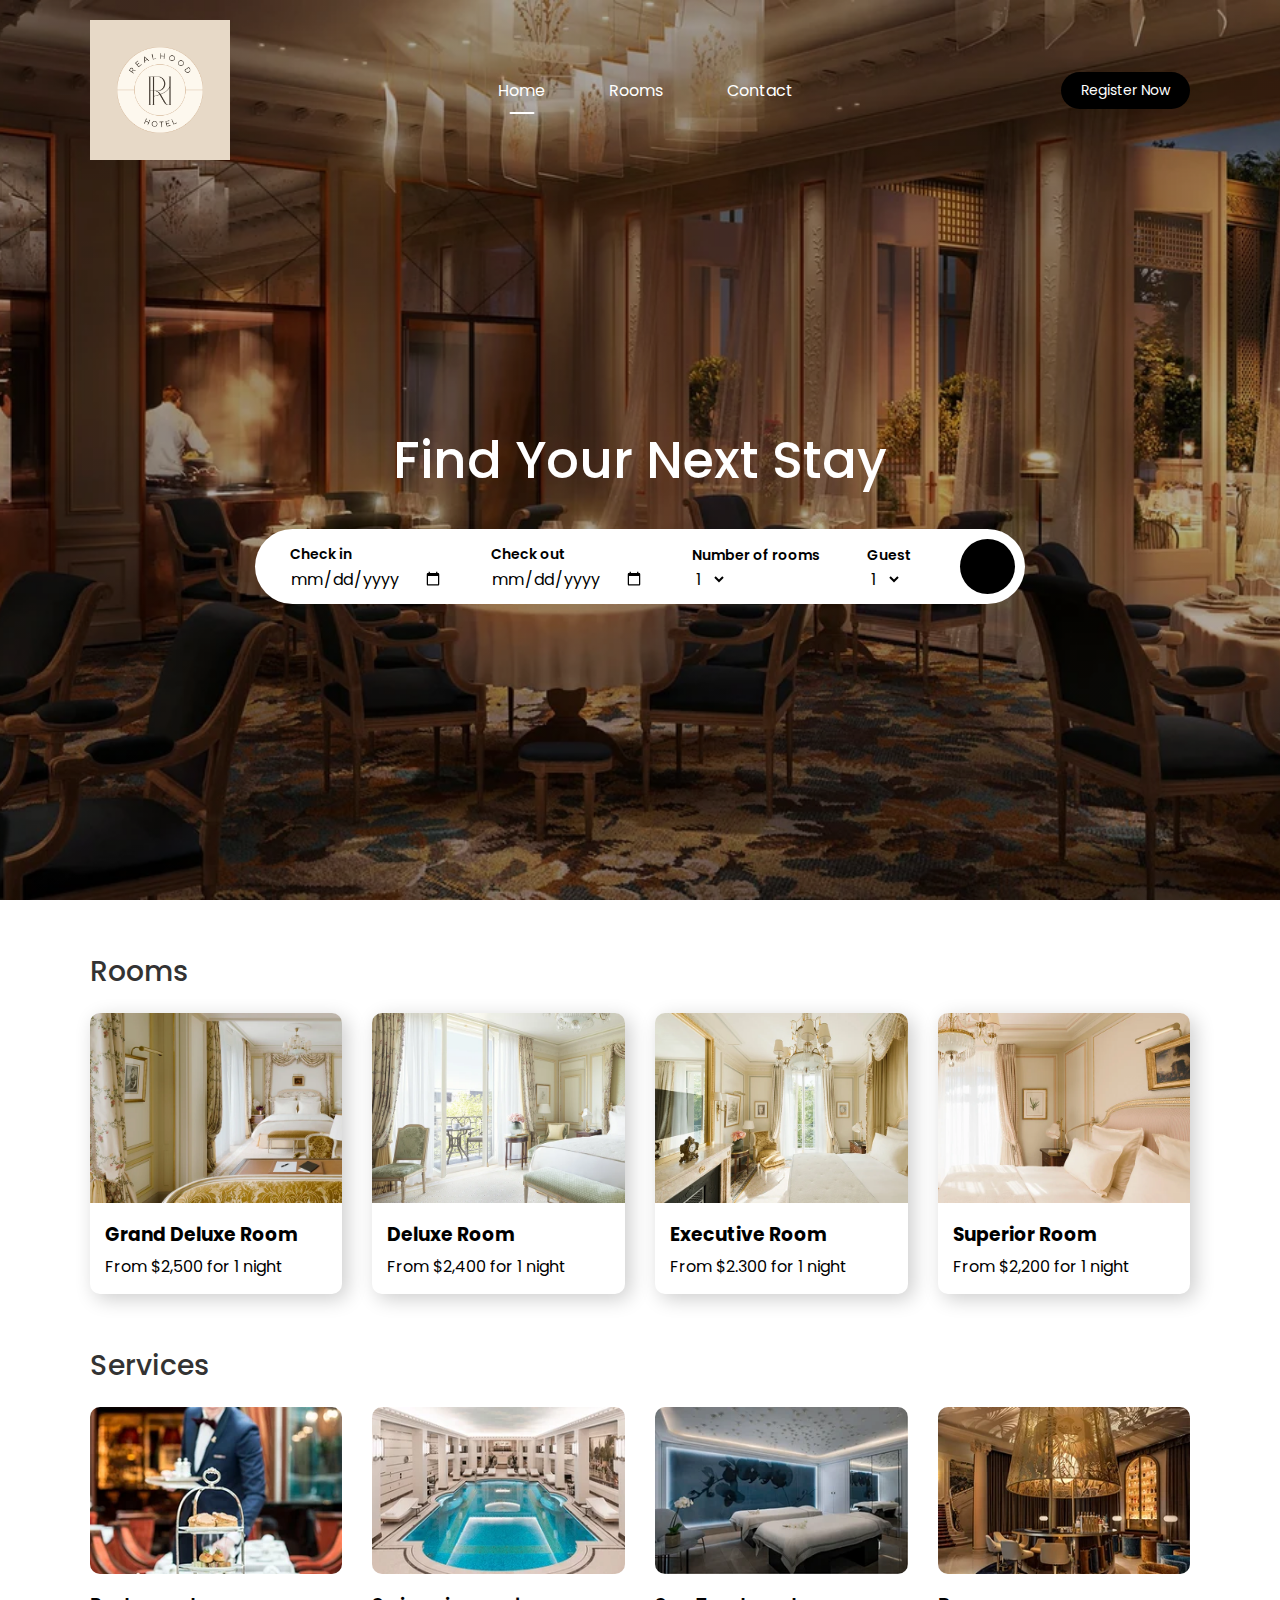
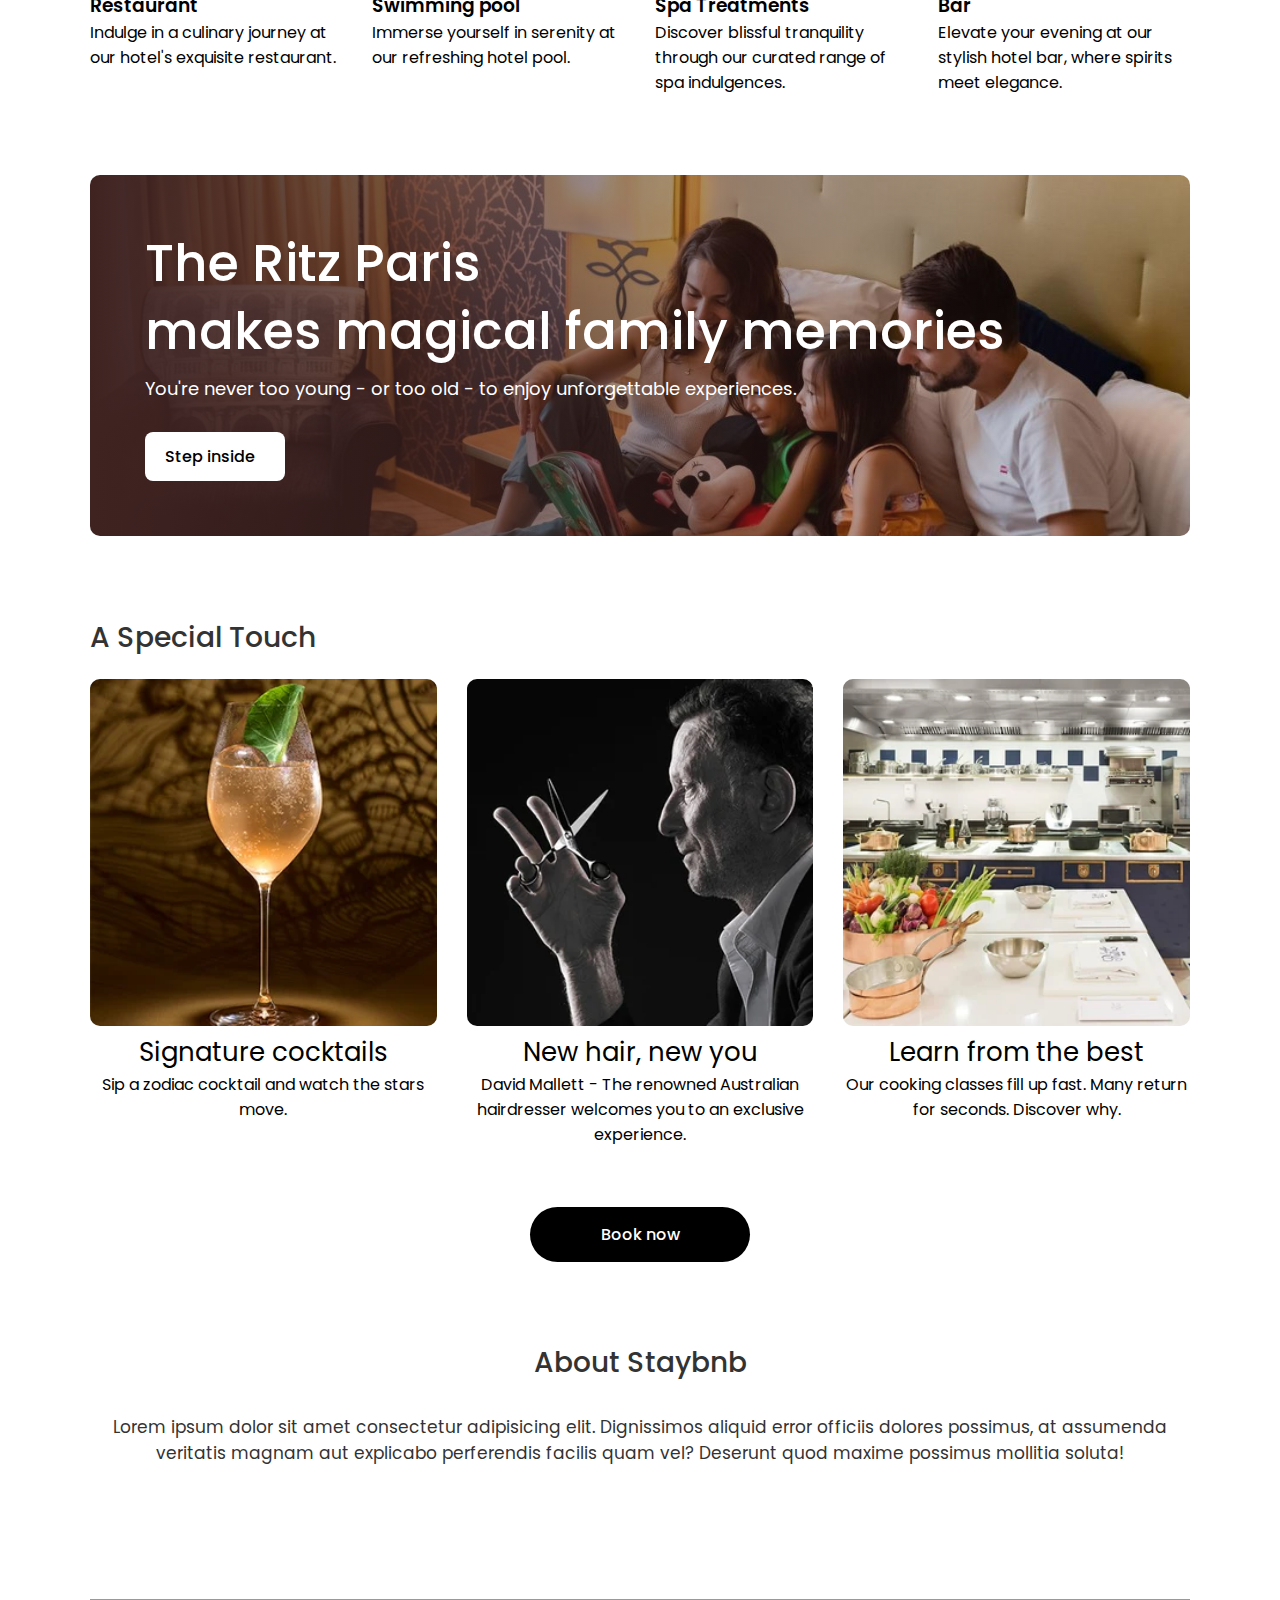
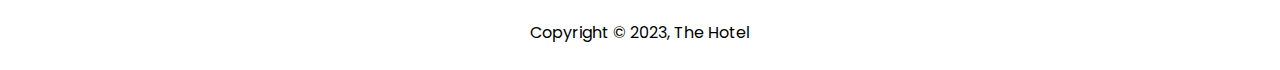
<file: index.html>
<!DOCTYPE html>
<html lang="en">

<head>
    <meta charset="UTF-8">
    <meta name="viewport" content="width=device-width, initial-scale=1.0">
    <link rel="preconnect" href="https://fonts.googleapis.com">
    <link rel="preconnect" href="https://fonts.gstatic.com" crossorigin>
    <link href="https://fonts.googleapis.com/css2?family=Poppins:wght@300;400;500;600;700&display=swap"
        rel="stylesheet">
    <link rel="stylesheet" href="https://cdnjs.cloudflare.com/ajax/libs/font-awesome/6.4.2/css/all.min.css"
        integrity="sha512-z3gLpd7yknf1YoNbCzqRKc4qyor8gaKU1qmn+CShxbuBusANI9QpRohGBreCFkKxLhei6S9CQXFEbbKuqLg0DA=="
        crossorigin="anonymous" referrerpolicy="no-referrer" />
    <link rel="stylesheet" href="./styles.css">
    <title>Hotel booking</title>
</head>

<body>
    <header>
        <nav id="navBar">
            <img src="./assets/images/logo.png" alt="logo" class="logo">
            <ul class="nav-links">
                <li><a href="#" class="active">Home</a></li>
                <li><a href="#">Rooms</a></li>
                <li><a href="#">Contact</a></li>
            </ul>
            <a href="#" class="register-btn">Register Now</a>
            <i class="fa-solid fa-bars" onclick="toggleBtn()"></i>
        </nav>
        <div class="container">
            <h1>Find Your Next Stay</h1>
            <div class="search-bar">
                <form action="">
                    <div>
                        <label for="checkin">Check in</label>
                        <input id="checkin" type="date">
                    </div>
                    <div>
                        <label for="checkout">Check out</label>
                        <input id="checkout" type="date">
                    </div>
                    <div>
                        <label for="quantity">Number of rooms</label>
                        <select name="quantity" id="quantity">
                            <option value="1">1</option>
                            <option value="2">2</option>
                            <option value="3">3</option>
                            <option value="4">4</option>
                            <option value="5">5</option>
                            <option value="6">6</option>
                            <option value="7">7</option>
                            <option value="8">8</option>
                            <option value="9">9</option>
                            <option value="10">10</option>
                        </select>
                    </div>
                    <div>
                        <label for="guest">Guest</label>
                        <select name="guest" id="guest">
                            <option value="1">1</option>
                            <option value="2">2</option>
                            <option value="3">3</option>
                            <option value="4">4</option>
                            <option value="5">5</option>
                            <option value="6">6</option>
                            <option value="7">7</option>
                            <option value="8">8</option>
                            <option value="9">9</option>
                            <option value="10">10</option>
                        </select>
                    </div>
                    <button type="submit"><i class="fa-solid fa-magnifying-glass"></i></button>
                </form>
            </div>
        </div>
    </header>
    <div class="container">
        <h2 class="sub-title">Rooms</h2>
        <div class="rooms">
            <a href="#">
                <img src="./assets/images/room-1.png" alt="">
                <div>
                    <h3>Grand Deluxe Room</h3>
                    <p>From $2,500 for 1 night</p>
                </div>
            </a>
            <a href="#">
                <img src="./assets/images/room-2.png" alt="">
                <div>
                    <h3>Deluxe Room</h3>
                    <p>From $2,400 for 1 night</p>
                </div>
            </a>
            <a href="#">
                <img src="./assets/images/room-3.png" alt="">
                <div>
                    <h3>Executive Room</h3>
                    <p>From $2.300 for 1 night</p>
                </div>
            </a>
            <a href="#">
                <img src="./assets/images/room-4.png" alt="">
                <div>
                    <h3>Superior Room</h3>
                    <p>From $2,200 for 1 night</p>
                </div>
            </a>
        </div>
        <h2 class="sub-title">Services</h2>
        <div class="services">
            <div>
                <img src="./assets/images/service-1.png" alt="">
                <span>
                    <h3>Restaurant</h3>
                    <p>Indulge in a culinary journey at our hotel's exquisite restaurant.</p>
                </span>
            </div>
            <div>
                <img src="./assets/images/service-2.png" alt="">
                <span>
                    <h3>Swimming pool</h3>
                    <p>Immerse yourself in serenity at our refreshing hotel pool.</p>
                </span>
            </div>
            <div>
                <img src="./assets/images/service-3.png" alt="">
                <span>
                    <h3>Spa Treatments</h3>
                    <p>Discover blissful tranquility through our curated range of spa indulgences.</p>
                </span>
            </div>
            <div>
                <img src="./assets/images/service-4.png" alt="">
                <span>
                    <h3>Bar</h3>
                    <p>Elevate your evening at our stylish hotel bar, where spirits meet elegance.</p>
                </span>
            </div>
        </div>
        <div class="banner">
            <h3>The Ritz Paris <br>makes magical family memories</h3>
            <p>You're never too young - or too old - to enjoy unforgettable experiences.</p>
            <a href="#" class="banner-btn">Step inside <i class="fa-solid fa-circle-arrow-right"></i></a>
        </div>
        <h2 class="sub-title">A Special Touch</h2>
        <div class="stories">
            <div>
                <img src="./assets/images/special-1.png" alt="">
                <p>Signature cocktails</p>
                <span>
                    Sip a zodiac cocktail and watch the stars move.
                </span>
            </div>
            <div>
                <img src="./assets/images/special-2.png" alt="">
                <p>New hair, new you</p>
                <span>David Mallett - The renowned Australian hairdresser welcomes you to an exclusive
                    experience.
                </span>
            </div>
            <div>
                <img src="./assets/images/special-3.png" alt="">
                <p>Learn from the best</p>
                <span>Our cooking classes fill up fast. Many return for seconds. Discover why.</span>
            </div>
        </div>
        <a href="#" class="book-btn">Book now</a>
        <div class="about-msg">
            <h2>About Staybnb</h2>
            <p>Lorem ipsum dolor sit amet consectetur adipisicing elit. Dignissimos aliquid error officiis dolores
                possimus, at assumenda veritatis magnam aut explicabo perferendis facilis quam vel? Deserunt quod maxime
                possimus mollitia soluta!
            </p>
        </div>
        <footer>
            <a href="https://facebook.com"><i class="fa-brands fa-facebook"></i></a>
            <a href="https://youtube.com"><i class="fa-brands fa-youtube"></i></a>
            <a href="https://twitter.com"><i class="fa-brands fa-twitter"></i></a>
            <a href="https://linkedin.com"><i class="fa-brands fa-linkedin-in"></i></a>
            <a href="https://instagram.com"><i class="fa-brands fa-instagram"></i></a>
            <hr>
            <p>Copyright &copy; 2023, The Hotel</p>
        </footer>
    </div>
    <script>
        var navBar = document.getElementById('navBar');
        function toggleBtn() {
            navBar.classList.toggle("hidemenu");
        }
    </script>
</body>

</html>
</file>
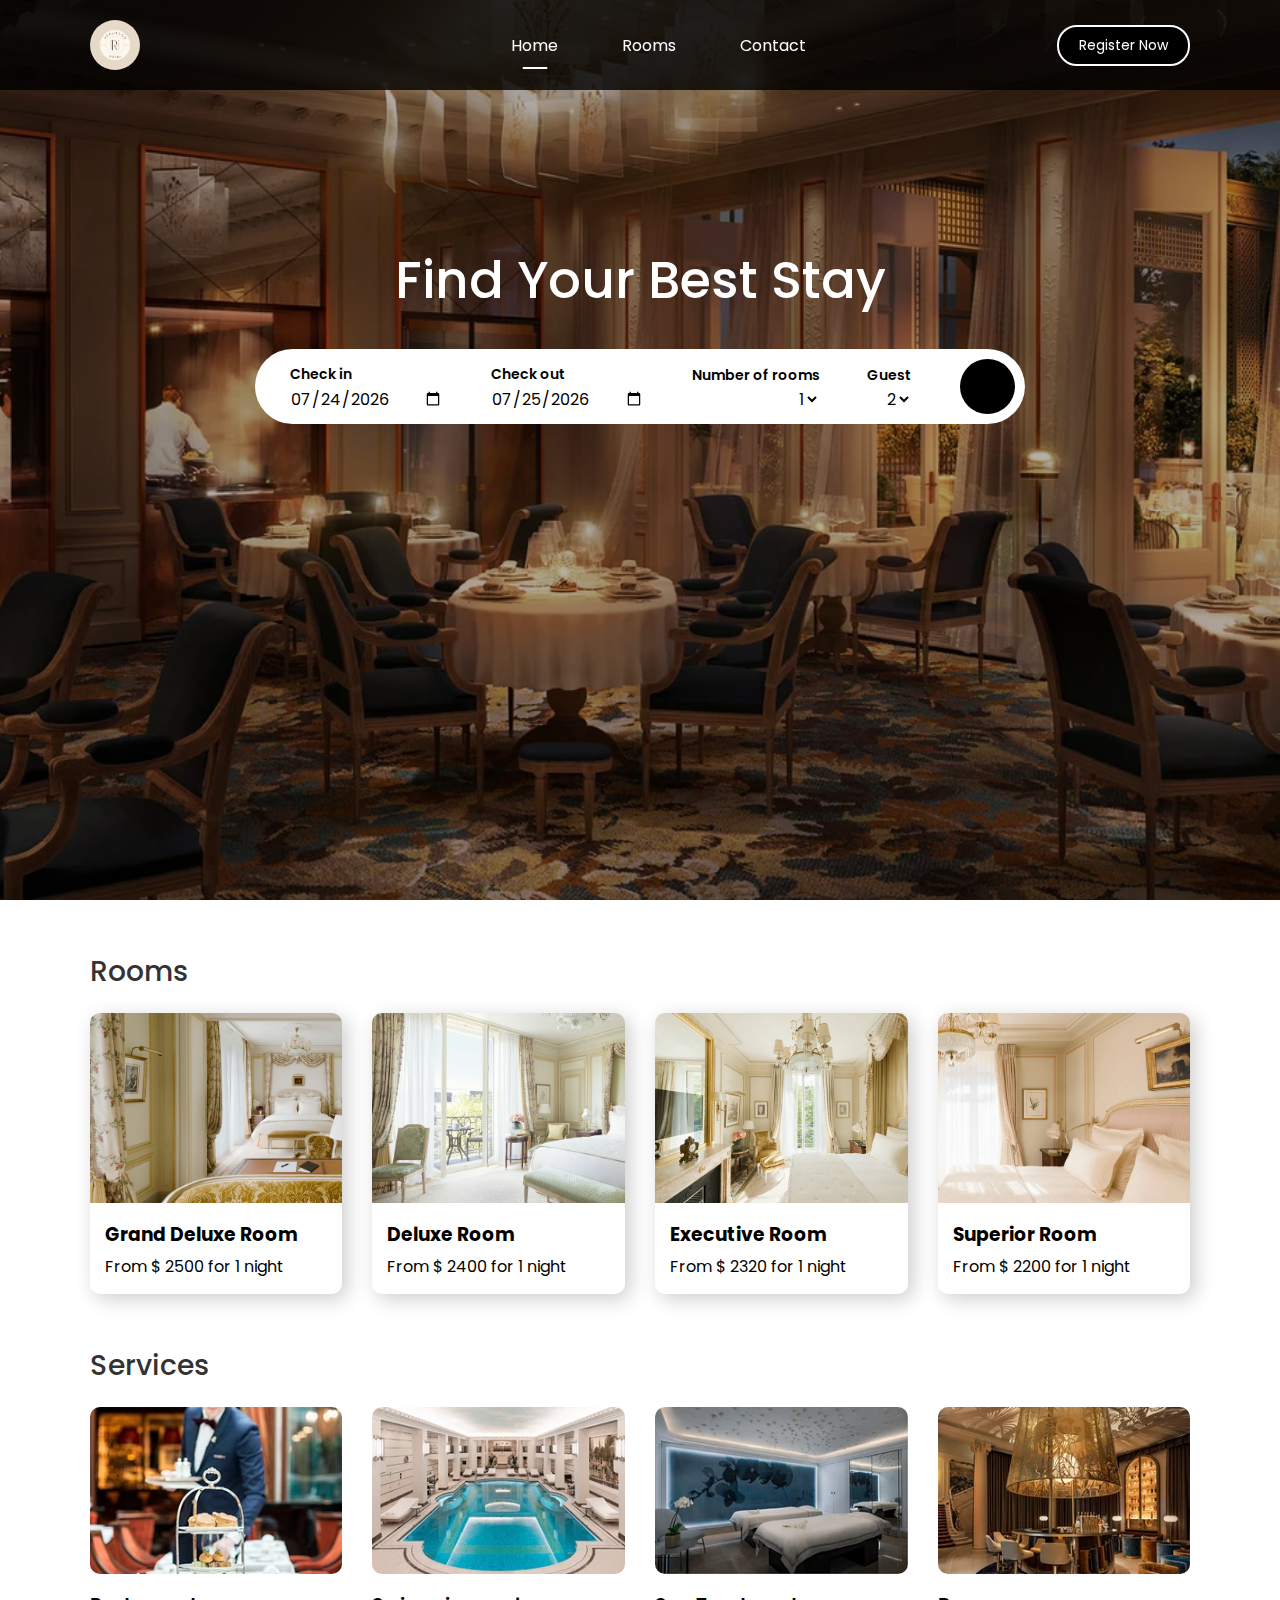
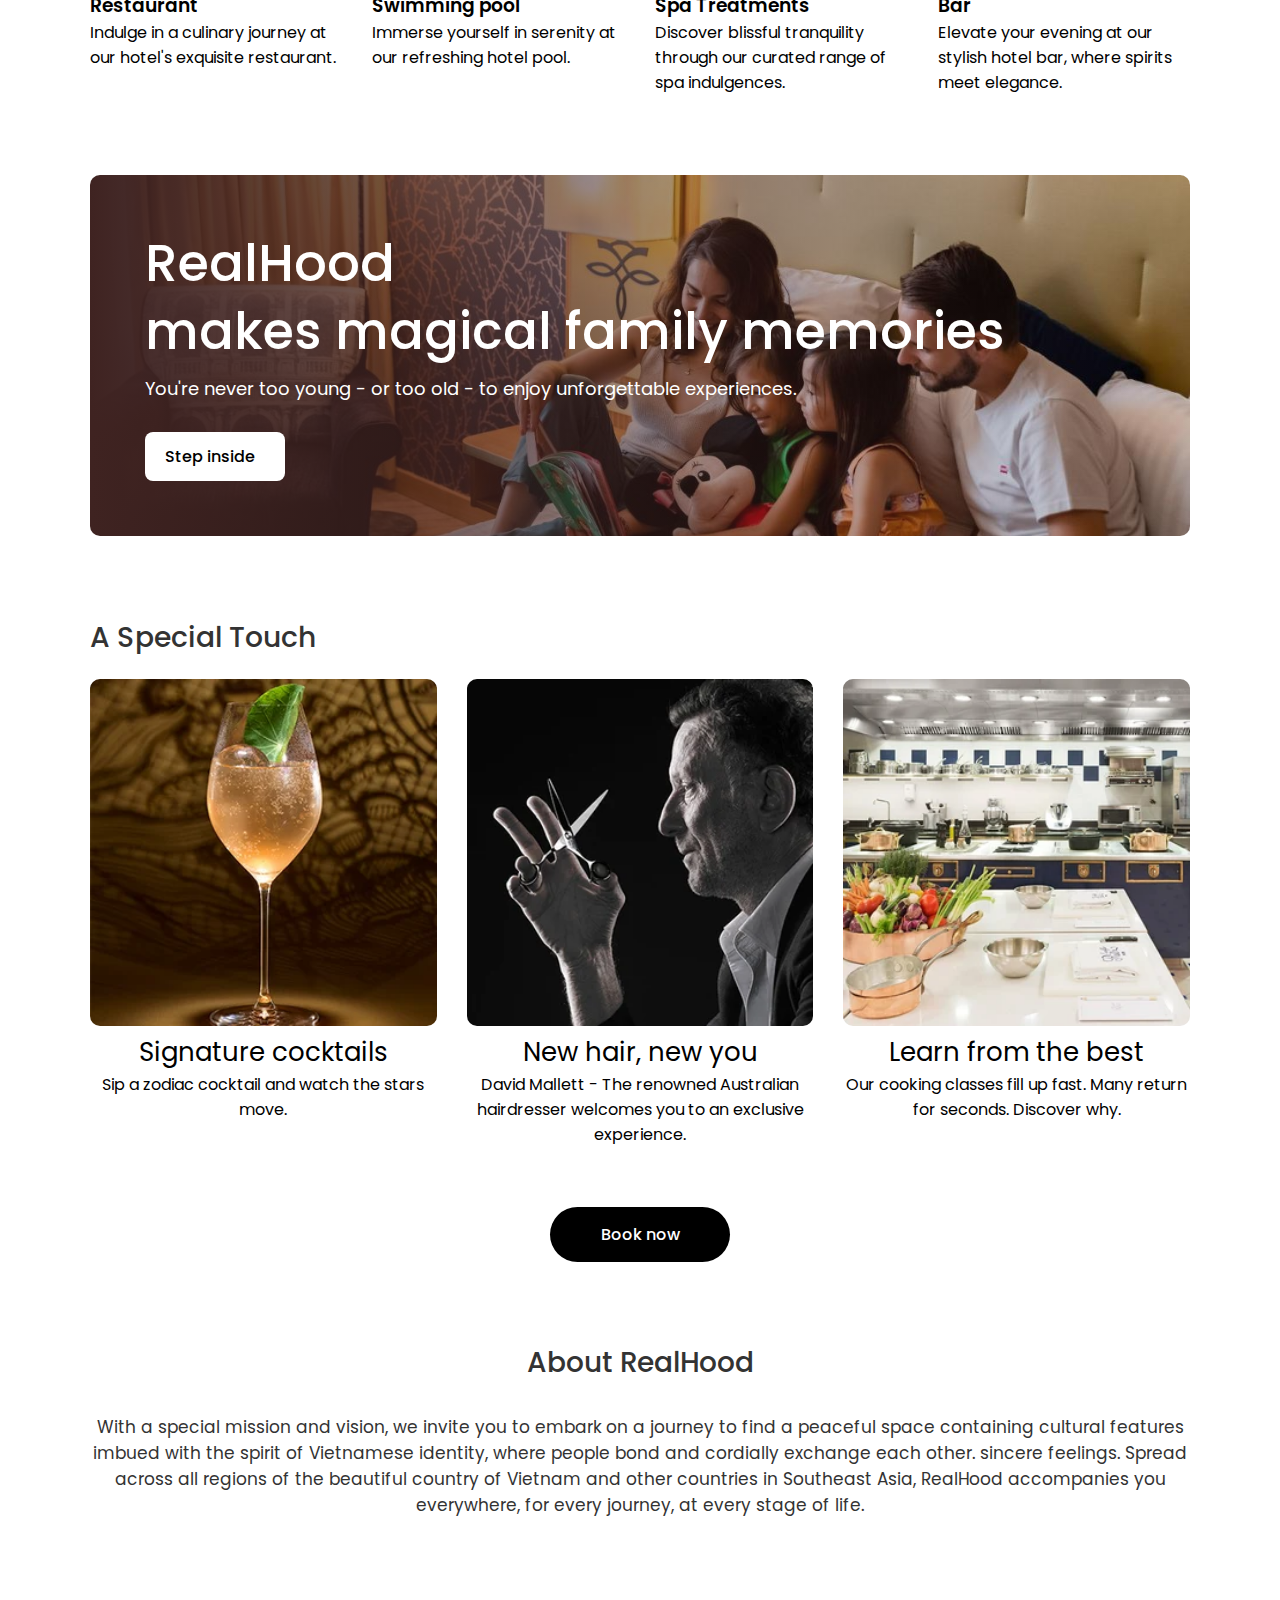
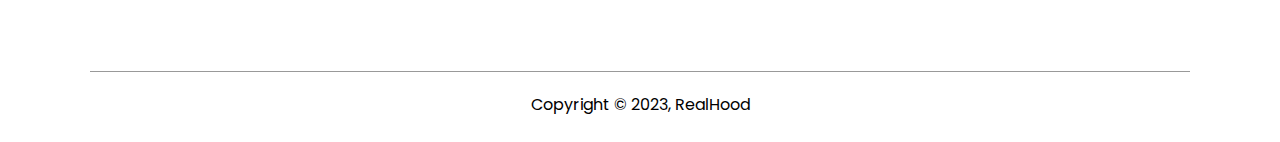
<file: pages/index.html>
<!DOCTYPE html>
<html lang="en">

<head>
  <meta charset="UTF-8">
  <meta name="viewport" content="width=device-width, initial-scale=1.0">
  <link rel="preconnect" href="https://fonts.googleapis.com">
  <link rel="preconnect" href="https://fonts.gstatic.com" crossorigin>
  <link href="https://fonts.googleapis.com/css2?family=Poppins:wght@300;400;500;600;700&display=swap"
    rel="stylesheet">
  <link rel="stylesheet" href="https://cdnjs.cloudflare.com/ajax/libs/font-awesome/6.4.2/css/all.min.css"
    integrity="sha512-z3gLpd7yknf1YoNbCzqRKc4qyor8gaKU1qmn+CShxbuBusANI9QpRohGBreCFkKxLhei6S9CQXFEbbKuqLg0DA=="
    crossorigin="anonymous" referrerpolicy="no-referrer">
  <title>RealHood Hotel</title>
  <link rel="stylesheet" href="../styles/styles.css">
  <link rel="stylesheet" href="../styles/global_styles.css">
</head>

<body>
  <header>
    <nav id="navBar">
      <img src="../assets/images/logo.png" alt="logo" class="logo">
      <ul class="nav-links">
        <li><a href="#" class="active">Home</a></li>
        <li><a href="./room_page.html">Rooms</a></li>
        <li><a href="./contact_page.html">Contact</a></li>
      </ul>
      <a href="./register_demo.html" class="register-btn" id="register_btn">Register Now</a>
      <i class="fas fa-bars" onclick="toggleBtn()"></i>

      <i class="fa-solid fa-bars" onclick="document.getElementById('navBar').classList.toggle('hidemenu')"></i>
    </nav>
    <div class="container">
      <h1>Find Your Best Stay</h1>
      <div class="search-bar">
        <form id="searchForm" action="room_page.html">
          <div>
            <label for="checkin">Check in</label>
            <input id="checkin" type="date">
          </div>
          <div>
            <label for="checkout">Check out</label>
            <input id="checkout" type="date">
          </div>
          <div>
            <label for="quantity">Number of rooms</label>
            <select name="quantity" id="quantity">
              <script>
                for (let i = 1; i <= 10; i++) {
                  document.write(`<option value="${i}">${i}</option>`);
                }
              </script>
            </select>
          </div>
          <div>
            <label for="guest">Guest</label>
            <select name="guest" id="guest">
              <script>
                for (let i = 2; i <= 3; i++) {
                  document.write(`<option value="${i}">${i}</option>`);
                }
              </script>
            </select>
          </div>
          <button type="submit">
            <i class="fa-solid fa-magnifying-glass"></i>
          </button>
        </form>
      </div>
    </div>
  </header>
  <div class="container">
    <h2 class="sub-title">Rooms</h2>
    <div class="rooms"><!-- room item goes here --></div>
    <h2 class="sub-title">Services</h2>
    <div class="services">
      <div>
        <img src="../assets/images/service-1.png" alt="">
        <span>
          <h3>Restaurant</h3>
          <p>
            Indulge in a culinary journey at our hotel's exquisite restaurant.
          </p>
        </span>
      </div>
      <div>
        <img src="../assets/images/service-2.png" alt="">
        <span>
          <h3>Swimming pool</h3>
          <p>Immerse yourself in serenity at our refreshing hotel pool.</p>
        </span>
      </div>
      <div>
        <img src="../assets/images/service-3.png" alt="">
        <span>
          <h3>Spa Treatments</h3>
          <p>
            Discover blissful tranquility through our curated range of spa
            indulgences.
          </p>
        </span>
      </div>
      <div>
        <img src="../assets/images/service-4.png" alt="">
        <span>
          <h3>Bar</h3>
          <p>
            Elevate your evening at our stylish hotel bar, where spirits meet
            elegance.
          </p>
        </span>
      </div>
    </div>
    <div class="banner">
      <h3>RealHood <br>makes magical family memories</h3>
      <p>
        You're never too young - or too old - to enjoy unforgettable
        experiences.
      </p>
      <a href="#" class="banner-btn">Step inside <i class="fa-solid fa-circle-arrow-right"></i></a>
    </div>
    <h2 class="sub-title">A Special Touch</h2>
    <div class="special">
      <div>
        <img src="../assets/images/special-1.png" alt="">
        <p>Signature cocktails</p>
        <span> Sip a zodiac cocktail and watch the stars move. </span>
      </div>
      <div>
        <img src="../assets/images/special-2.png" alt="">
        <p>New hair, new you</p>
        <span>David Mallett - The renowned Australian hairdresser welcomes you to
          an exclusive experience.
        </span>
      </div>
      <div>
        <img src="../assets/images/special-3.png" alt="">
        <p>Learn from the best</p>
        <span>Our cooking classes fill up fast. Many return for seconds. Discover
          why.</span>
      </div>
    </div>
    <a href="./room_page.html" class="book-btn">Book now</a>
    <div class="about-msg">
      <h2>About RealHood</h2>
      <p>
        With a special mission and vision, we invite you to embark on a
        journey to find a peaceful space containing cultural features imbued
        with the spirit of Vietnamese identity, where people bond and
        cordially exchange each other. sincere feelings. Spread across all
        regions of the beautiful country of Vietnam and other countries in
        Southeast Asia, RealHood accompanies you everywhere, for every
        journey, at every stage of life.
      </p>
    </div>
    <footer>
      <a href="https://facebook.com"><i class="fa-brands fa-facebook"></i></a>
      <a href="https://youtube.com"><i class="fa-brands fa-youtube"></i></a>
      <a href="https://twitter.com"><i class="fa-brands fa-twitter"></i></a>
      <a href="https://linkedin.com"><i class="fa-brands fa-linkedin-in"></i></a>
      <a href="https://instagram.com"><i class="fa-brands fa-instagram"></i></a>
      <hr>
      <p>Copyright &copy; 2023, RealHood</p>
    </footer>
  </div>

  <script src="../js/app.js" type="module"></script>
  <script src="../js/setTime.js"></script>
  <script src="../js/roomFilter.js"></script>
</body>

</html>
</file>
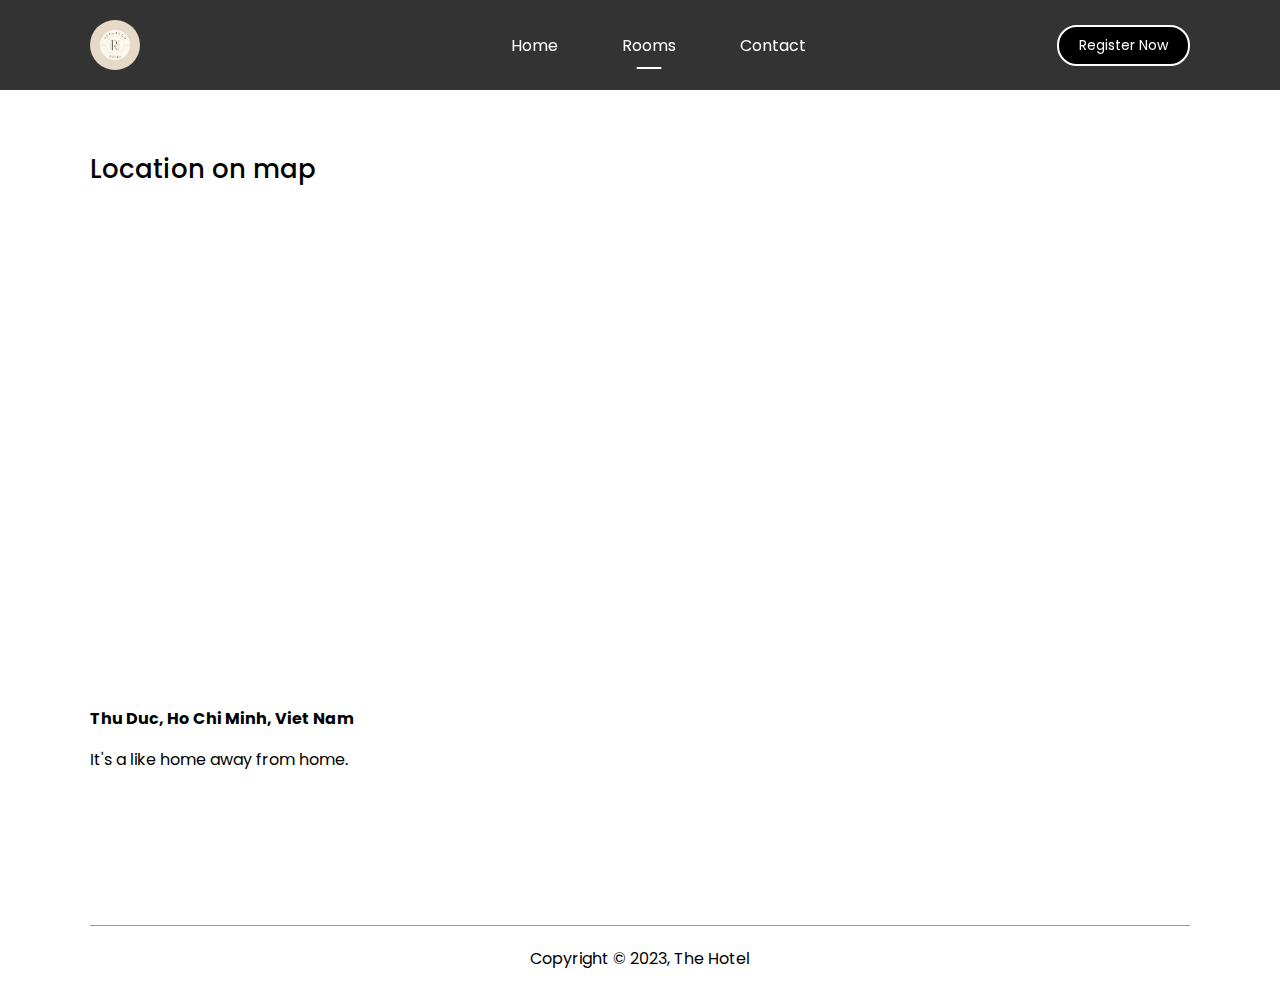
<file: pages/room_details_page.html>
<!DOCTYPE html>
<html>

<head>
  <meta charset="UTF-8">
  <meta name="viewport" content="width=device-width, initial-scale=1.0">
  <link rel="preconnect" href="https://fonts.googleapis.com">
  <link rel="preconnect" href="https://fonts.gstatic.com" crossorigin>
  <link href="https://fonts.googleapis.com/css2?family=Poppins:wght@300;400;500;600;700&display=swap"
    rel="stylesheet">
  <link rel="stylesheet" href="https://cdnjs.cloudflare.com/ajax/libs/font-awesome/6.4.2/css/all.min.css"
    integrity="sha512-z3gLpd7yknf1YoNbCzqRKc4qyor8gaKU1qmn+CShxbuBusANI9QpRohGBreCFkKxLhei6S9CQXFEbbKuqLg0DA=="
    crossorigin="anonymous" referrerpolicy="no-referrer">
  <link rel="stylesheet" href="../styles/room_details_page.css">
  <link rel="stylesheet" href="../styles/global_styles.css">

  <title>RealHood Hotel</title>
</head>

<body>
  <nav id="navBar" class="navBar">
    <img src="../assets/images/logo.png" class="logo">
    <ul class="nav-links">
      <li><a href="./index.html">Home</a></li>
      <li><a href="./room_page.html" class="active">Rooms</a></li>
      <li><a href="./contact_page.html">Contact</a></li>
    </ul>
    <a href="./register_demo.html" class="register-btn" id="register_btn">Register Now</a>
    <i class="fa-solid fa-bars" onclick="document.getElementById('navBar').classList.toggle('hidemenu')"></i>
  </nav>
  <div class="container">
    <div class="room-details">
      <!-- room details go here -->
    </div>

    <div class="map">
      <h3>Location on map</h3>
      <iframe
        src="https://www.google.com/maps/embed?pb=!1m18!1m12!1m3!1d125404.23326950238!2d106.70744737974717!3d10.820319194745519!2m3!1f0!2f0!3f0!3m2!1i1024!2i768!4f13.1!3m3!1m2!1s0x3174d85e042bf04b%3A0xbb26baec1664394d!2zVGjhu6cgxJDhu6ljLCBUaMOgbmggcGjhu5EgSOG7kyBDaMOtIE1pbmgsIFZp4buHdCBOYW0!5e0!3m2!1svi!2s!4v1700061768442!5m2!1svi!2s"
        width="600" height="450" style="border: 0" allowfullscreen="" loading="lazy"
        referrerpolicy="no-referrer-when-downgrade"></iframe>
      <b>Thu Duc, Ho Chi Minh, Viet Nam</b>
      <p>It's a like home away from home.</p>
    </div>

    <footer>
      <a href="https://facebook.com"><i class="fa-brands fa-facebook"></i></a>
      <a href="https://youtube.com"><i class="fa-brands fa-youtube"></i></a>
      <a href="https://twitter.com"><i class="fa-brands fa-twitter"></i></a>
      <a href="https://linkedin.com"><i class="fa-brands fa-linkedin-in"></i></a>
      <a href="https://instagram.com"><i class="fa-brands fa-instagram"></i></a>
      <hr>
      <p>Copyright &copy; 2023, The Hotel</p>
    </footer>
  </div>
  <script src="../js/room_detail.js" type="module"></script>
  <script src="../js/auth.js" type="module"></script>
</body>

</html>
</file>
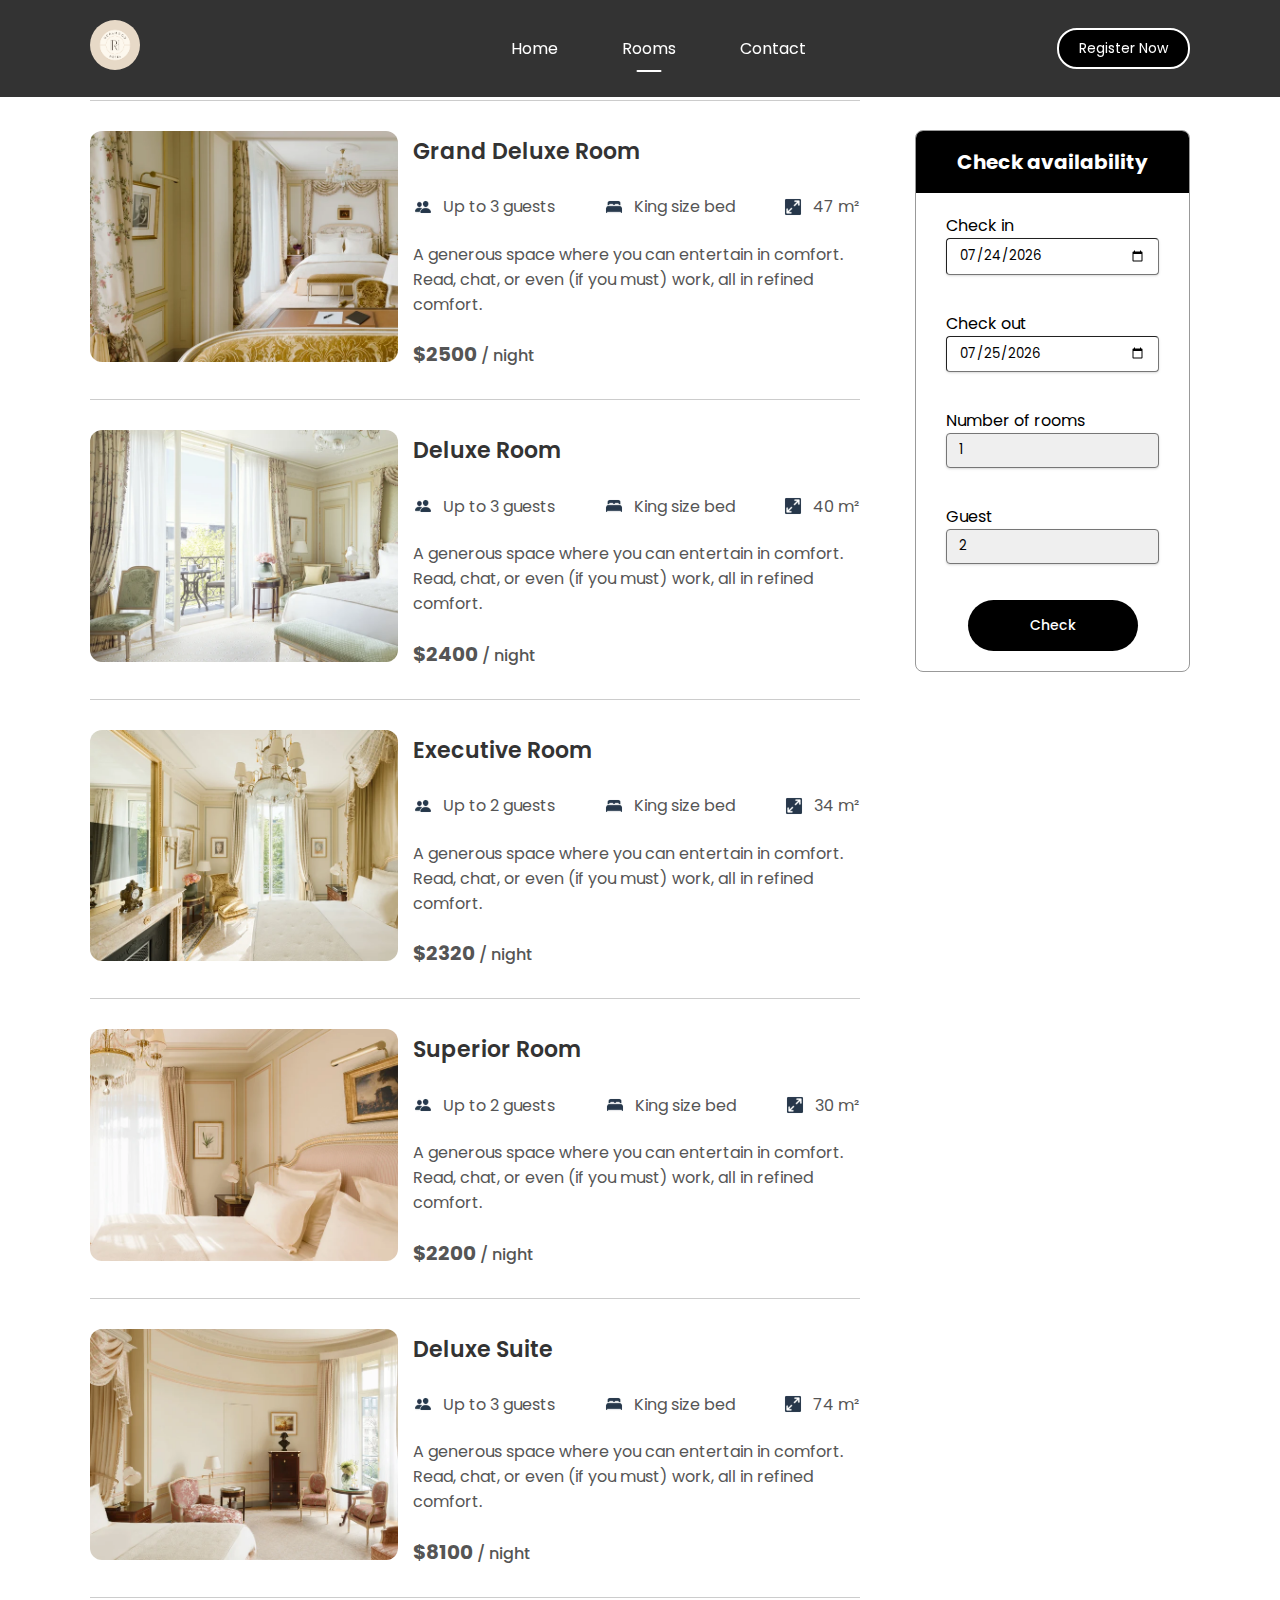
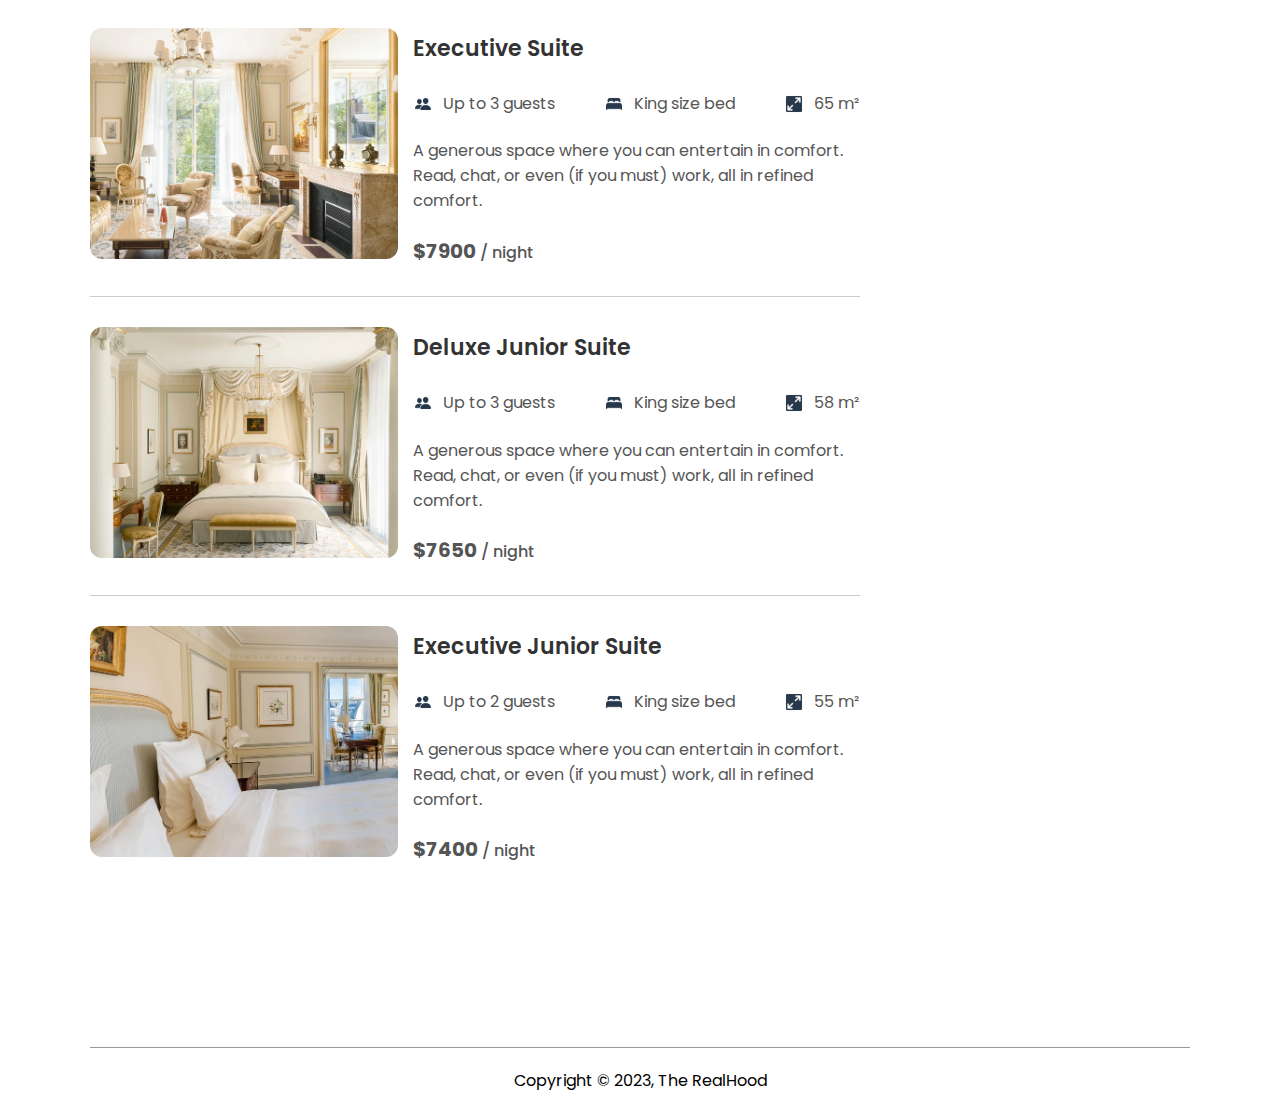
<file: pages/room_page.html>
<!DOCTYPE html>
<html lang="en">
  <head>
    <meta charset="UTF-8" />
    <meta name="viewport" content="width=device-width, initial-scale=1.0" />
    <link rel="preconnect" href="https://fonts.googleapis.com" />
    <link rel="preconnect" href="https://fonts.gstatic.com" crossorigin />
    <link
      href="https://fonts.googleapis.com/css2?family=Poppins:wght@300;400;500;600;700&display=swap"
      rel="stylesheet"
    />
    <link
      rel="stylesheet"
      href="https://cdnjs.cloudflare.com/ajax/libs/font-awesome/6..2/css/all.min.css"
      integrity="sha512-z3gLpd7yknf1YoNbCzqRKc4qyor8gaKU1qmn+CShxbuBusANI9QpRohGBreCFkKxLhei6S9CQXFEbbKuqLg0DA=="
      crossorigin="anonymous"
      referrerpolicy="no-referrer"
    />
    <link rel="stylesheet" href="../styles/room_page.css" />
    <link rel="stylesheet" href="../styles/global_styles.css" />
    <title>RealHood Hotel</title>
  </head>

  <body>
    <nav id="navBar" class="navBar">
      <a href="./index.html">
        <img src="../assets/images/logo.png" class="logo" />
      </a>
      <ul class="nav-links">
        <li><a href="./index.html">Home</a></li>
        <li><a href="./room_page.html" class="active">Rooms</a></li>
        <li><a href="./contact_page.html">Contact</a></li>
      </ul>
      <a href="./register_demo.html" class="register-btn" id="register_btn"
        >Register Now</a
      >
      <i
        class="fa-solid fa-bars"
        onclick="document.getElementById('navBar').classList.toggle('hidemenu')"
      ></i>
    </nav>
    <div class="container">
      <div class="list-container">
        <div class="left-col">
          <!-- room item goes here -->
        </div>
        <div class="right-col">
          <div class="sidebar">
            <h2>Check availability</h2>
            <form action="">
              <div>
                <label for="checkin">Check in</label>
                <input id="checkin" type="date" />
              </div>
              <div>
                <label for="checkout">Check out</label>
                <input id="checkout" type="date" />
              </div>
              <div>
                <label for="quantity">Number of rooms</label>
                <select name="quantity" id="quantity">
                  <script>
                    for (let i = 1; i <= 10; i++) {
                      document.write(`<option value="${i}">${i}</option>`);
                    }
                  </script>
                </select>
              </div>
              <div>
                <label for="guest">Guest</label>
                <select name="guest" id="guest">
                  <script>
                    for (let i = 2; i <= 3; i++) {
                      document.write(`<option value="${i}">${i}</option>`);
                    }
                  </script>
                </select>
              </div>
              <button type="submit">Check</button>
            </form>
          </div>
        </div>
      </div>

      <footer>
        <a href="https://facebook.com"><i class="fa-brands fa-facebook"></i></a>
        <a href="https://youtube.com"><i class="fa-brands fa-youtube"></i></a>
        <a href="https://twitter.com"><i class="fa-brands fa-twitter"></i></a>
        <a href="https://linkedin.com"
          ><i class="fa-brands fa-linkedin-in"></i
        ></a>
        <a href="https://instagram.com"
          ><i class="fa-brands fa-instagram"></i
        ></a>
        <hr />
        <p>Copyright &copy; 2023, The RealHood</p>
      </footer>
    </div>
    <script src="../js/room.js" type="module"></script>
    <script src="../js/setFilterTime.js" type="module"></script>
    <script src="../js/auth.js" type="module"></script>
  </body>
</html>
</file>
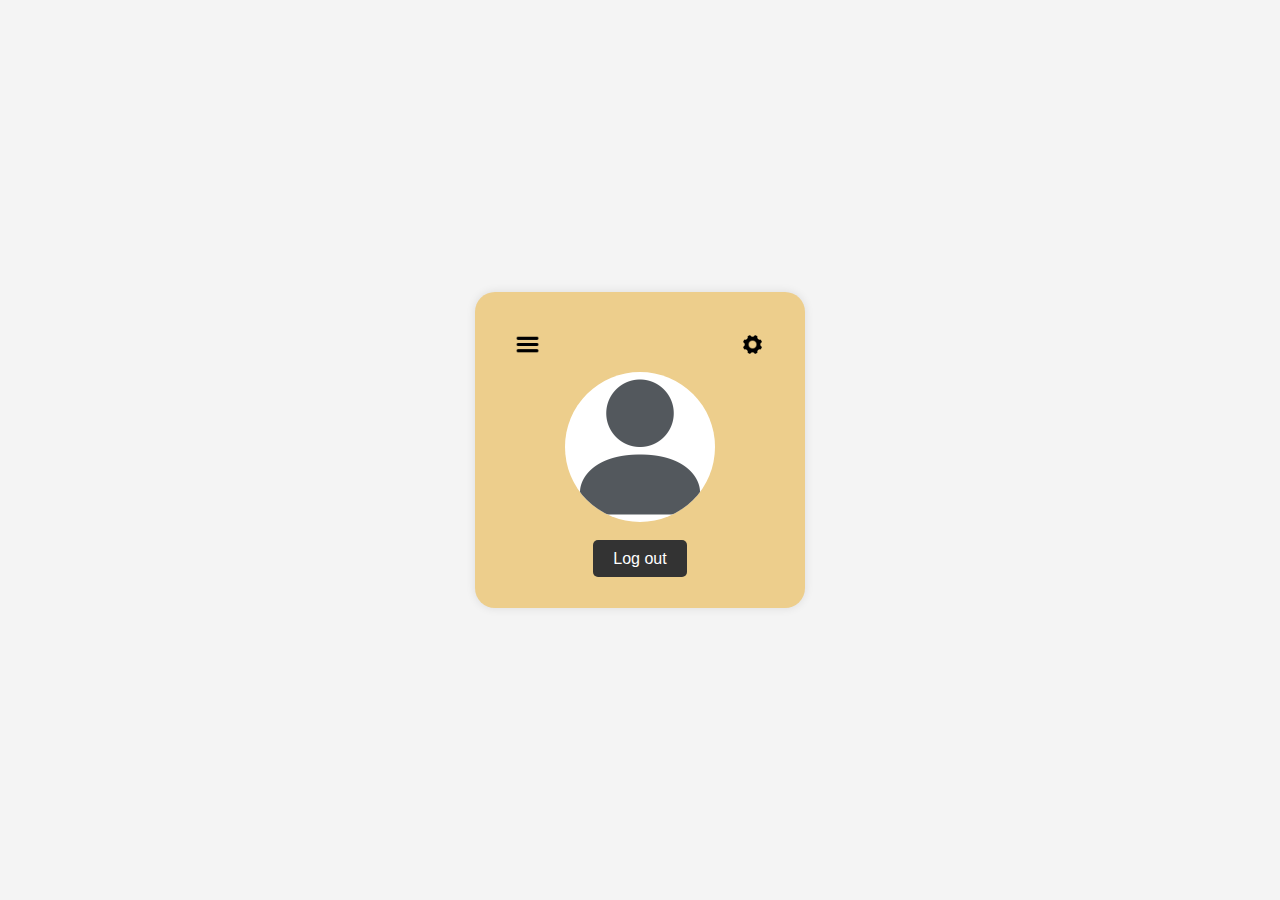
<file: pages/user_info.html>
<!DOCTYPE html>
<html lang="en">

<head>
  <meta charset="UTF-8">
  <meta name="viewport" content="width=device-width, initial-scale=1.0">
  <link rel="stylesheet" href="../styles/user_info.css">
  <title>RealHood Hotel</title>
</head>

<body>
  <div class="user-info-container">
    <div class="user-info-card">
      <img src="../assets/images/menu.png" class="menu-icon">
      <img src="../assets/images/setting.png" class="setting-icon">
      <img src="../assets/images/user-img.png" alt="user" class="user-img">
      <h3 class="user-name" id="username"></h3>
      <p class="user-email" id="useremail"></p>
      <a href="index.html" class="logout-btn" id="logout_btn">Log out</a>
    </div>
  </div>
  <script src="../js/user_info.js"></script>
</body>

</html>
</file>
<file: styles.css>
* {
    margin: 0;
    padding: 0;
    box-sizing: border-box;
}

html {
    font-family: 'Poppins', sans-serif;
}

a {
    text-decoration: none;
    outline: none;
}

header {
    min-height: 100vh;
    width: 100%;
    background-image: linear-gradient(rgba(0, 0, 0, 0.3), rgba(0, 0, 0, 0.3)), url(assets/images/banner.png);
    background-size: cover;
    background-position: center;
}

nav {
    display: flex;
    align-items: center;
    justify-content: space-between;
    padding: 20px 7%;
}

.logo {
    width: 140px;
    cursor: pointer;
}

.nav-links li {
    list-style: none;
    display: inline-block;
    margin: 10px 30px;
}

.nav-links li a {
    text-decoration: none;
    color: #fff;
}

.register-btn {
    background-color: #000;
    color: #fff;
    padding: 8px 20px;
    border-radius: 20px;
    text-decoration: none;
    font-size: 14px;
    transition: .5s
}

.register-btn:hover {
    background-color: #fff;
    color: #000;
}

.container {
    padding: 0 7%;
}

header h1 {
    font-size: 4vw;
    font-weight: 500;
    color: #fff;
    text-align: center;
    padding-top: 22%;
}

.search-bar {
    background-color: #fff;
    width: 70%;
    margin: 30px auto;
    padding: 10px 10px 10px 35px;
    border-radius: 50px;
}

.search-bar form {
    display: flex;
    justify-content: space-between;
    align-items: center;
    flex-wrap: wrap;
}

.search-bar form input,
.search-bar form select {
    display: block;
    border: 0;
    outline: none;
    background: transparent;
    font-family: 'Poppins', sans-serif;
    font-size: 16px;
}

.search-bar form button {
    background-color: black;
    width: 55px;
    height: 55px;
    border-radius: 50%;
    border: 0;
    outline: none;
    cursor: pointer;
}

.search-bar form button:hover {
    opacity: 0.8;
}

.search-bar form button i {
    color: #fff;
    width: 15px;
    margin-top: 5px;
}

.search-bar form label {
    font-size: 14px;
    font-weight: 600;
}

/* Rooms */

.sub-title {
    margin: 50px 0 20px;
    font-size: 2.2vw;
    font-weight: 500;
    color: #333;
}

.rooms {
    display: grid;
    grid-template-columns: repeat(auto-fit, minmax(200px, 1fr));
    grid-gap: 30px;
}

.rooms a {
    text-decoration: none;
    border-radius: 10px;
    overflow: hidden;
    box-shadow: 5px 5px 20px rgba(0, 0, 0, 0.2);
    cursor: pointer;
}

.rooms a:hover {
    transform: scale(1.05);
    transition: .6s;
}

.rooms img {
    width: 100%;
}

.rooms div {
    padding: 5px 15px 15px;
    color: #000;
}

.rooms div h3 {
    margin: 5px 0;
}

/* Service */
.services {
    display: grid;
    grid-template-columns: repeat(auto-fit, minmax(200px, 1fr));
    grid-gap: 30px;
    margin-bottom: 10px;
}

.services div img {
    width: 100%;
    border-radius: 10px;
}

.services h3 {
    font-weight: 600;
    margin-top: 10px;
}

/* Banner */
.banner {
    margin: 80px 0;
    background-image: linear-gradient(to right, #3f2321, transparent), url(./assets/images/banner-2.png);
    background-size: cover;
    background-repeat: no-repeat;
    background-position: center;
    border-radius: 10px;
    padding: 5%;
    color: #fff;
}

.banner h3 {
    font-size: 4vw;
    line-height: 5.3vw;
    font-weight: 500;
}

.banner p {
    font-size: 18px;
    margin: 10px 0;
}

.banner-btn {
    background-color: #fff;
    font-weight: 500;
    color: #000;
    text-decoration: none;
    padding: 12px 20px;
    border-radius: 8px;
    margin-top: 20px;
    display: inline-block;
}

.banner-btn:hover {
    opacity: 0.8;
}

.banner-btn i {
    margin-left: 10px;
}

/* Special */

.stories {
    display: grid;
    grid-template-columns: repeat(auto-fit, minmax(200px, 1fr));
    grid-gap: 30px;
    margin-bottom: 30px;
}

.stories div img {
    width: 100%;
    border-radius: 10px;
}

.stories div {
    position: relative;
    text-align: center;
}

.stories p {
    color: #000;
    font-size: 26px;
}

.book-btn {
    text-decoration: none;
    background-color: #000;
    color: #fff;
    width: 80%;
    max-width: 220px;
    display: block;
    text-align: center;
    font-weight: 500;
    margin: 60px auto;
    padding: 15px;
    border-radius: 30px;
    transition: .5s;
}

.book-btn:hover {
    color: #000;
    background-color: #fff;
}

/* about-msg */
.about-msg {
    text-align: center;
    margin: 80px 0;
    color: #333;
    font-size: 17px;
}

.about-msg h2 {
    font-size: 28px;
    margin-bottom: 30px;
    font-weight: 500;
}

/* footer */
footer {
    margin: 80px 0 10px;
    text-align: center;
}

footer a {
    text-decoration: none;
    color: #999;
    font-size: 22px;
    margin: 0 10px;
}

footer hr {
    background-color: #999;
    height: 1px;
    border: 0;
    margin: 20px 0;
}

footer p {
    padding-bottom: 15px;
}

.active {
    position: relative;
}

.active::after {
    content: '';
    background-color: #fff;
    width: 25px;
    height: 2px;
    position: absolute;
    left: 50%;
    transform: translateX(-50%);
    bottom: -12px;
    border-radius: 2px;
}

nav .fa-bars {
    display: none;
}

/* small screen devices */
@media only screen and (max-width: 700px) {
    .logo {
        position: fixed;
        top: 4%;
        left: 7%;
    }

    nav {
        position: fixed;
        top: 0;
        z-index: 100;
        display: inline-block;
        width: 100%;
        padding: 100px 7% 0;
        background-color: #000;
        text-align: right;
        max-height: 100px;
        overflow: hidden;
        transition: max-height .5s;
    }

    nav .nav-links li {
        margin: 10px 0;
        display: block;
    }

    .register-btn {
        margin: 15px 0 30px;
        display: inline-block;
    }

    nav .fa-bars {
        display: block;
        position: fixed;
        top: 4%;
        right: 7%;
        color: #fff;
        font-size: 28px;
    }

    .active::after {
        width: 80%;
        bottom: -20%;
    }

    .hidemenu {
        max-height: 300px;
    }

    .header h1 {
        padding-top: 200px;
        font-size: 7vw;
    }

    .register-btn {
        color: #000;
        background-color: #fff;
    }

    .search-bar {
        width: 90%;
        margin: 30px auto;
        padding: 20px 10px 30px;
        border-radius: 5px;
        position: relative;
    }

    .search-bar form {
        display: block;
    }

    .search-bar form input {
        border: 1px solid #ddd;
        width: 100%;
        margin-bottom: 20px;
        margin-top: 10px;
        padding-bottom: 10px;
    }

    .search-bar form button {
        position: absolute;
        bottom: 0;
        left: 50%;
        transform: translate(-50%, 50%);
    }

    .sub-title {
        font-size: 6vw;
    }

    .banner {
        padding: 15% 5%;
    }

    .banner h3 {
        font-size: 7vw;
        line-height: 8vw;
    }

    .banner p {
        font-size: 14px;
    }

    .banner-btn {
        padding: 6px 15px;
        border-radius: 4px;
        margin-top: 10p;
        font-size: 14px;
    }

    .stories p {
        font-size: 22px;
    }

    .about-msg {
        font-size: 15px;
    }
}

/* listing page */
.navBar-white {
    background: #000;
    box-shadow: 0 5px 10px rgba(0, 0, 0, 0.05);
}

.navBar-white .register-btn {
    background-color: #fff;
    color: #000;
}

.list-container {
    margin-top: 50px;
    display: flex;
    flex-wrap: wrap;
    justify-content: space-between;
}

.left-col {
    flex-basis: 70%;
}

.right-col {
    flex-basis: 25%;
}

.left-col h1 {
    color: #333;
    font-weight: 600;
    margin-bottom: 30px;
}


.room {
    display: flex;
    justify-content: space-between;
    flex-wrap: wrap;
    padding: 30px 0;
    border-top: 1px solid #ccc;

    cursor: pointer;
}

.room-img {
    flex-basis: 40%;
}

.room-info {
    flex-basis: 58%;
    display: flex;
    flex-direction: column;
    justify-content: space-between;
    color: #555;
}

.room-img img {
    width: 100%;
    border-radius: 12px;
}


.room-info h3 {
    font-weight: 600;
    color: #333;
    font-size: 22px;
    margin: 4px 0;
}


.room-info-detail {
    display: flex;
    justify-content: space-between;
}

.room-info-detail p {
    display: flex;
    align-items: center;
}

.room-info p img {
    width: 20px;
    height: 20px;
    margin-right: 5px;
}

.room-price h4 {
    font-size: 20px;
}

.room-price h4 span {
    font-size: 16px;
    font-weight: 500;
}

.sidebar {
    border: 1px solid #999;
    padding: 20px 30px;
    margin-top: 30px;
}

.sidebar h2 {
    font-weight: 500;
}

.sidebar h2 {
    font-weight: 500;
    margin: 20px 0 10px;
}

.filter {
    display: flex;
    align-items: center;
    color: #555;
    margin-bottom: 10px;
}

.filter p {
    flex: 1;
}

.filter input {
    margin-right: 15px;
    cursor: pointer;
}

.sidebar-link {
    text-align: right;
    margin: 20px 0;
}

.sidebar-link a {
    text-decoration: none;
}

.pagination {
    display: flex;
    align-items: center;
    justify-content: center;
    margin: 40px 0;
}

.pagination img {
    width: 15px;
    margin: 10px 20px;
}

.right-arrow {
    transform: rotate(180deg);
}

.pagination span {
    margin: 10px 8px;
    width: 40px;
    height: 40px;
    line-height: 40px;
    text-align: center;
    border-radius: 50%;
    cursor: pointer;
}

.pagination .current {
    background: #333;
    color: #fff;
}

/* room-detail page */
.room-details {
    padding: 0 12%;
  }
  
  .gallery {
    display: grid;
    grid-gap: 10px;
    grid-template-areas: 'first first . ' 'first first . ';
    margin: 40px 0;
  }
  
  .gallery div img {
    width: 100%;
    height: 100%;
    display: block;
    border-radius: 10px;
  }
  
  .gallery-img-1 {
    grid-area: first;
  }
  
  .small-details h3 {
    font-weight: 500;
  }
  
  .small-details p {
    margin: 20px 0;
  }
  
  .small-details h4 {
    font-size: 22px;
  }
  
  .small-details .room-features {
    margin: 20px 0;
    width: 50%;
  }
  
  .line {
    border: 0;
    height: 1px;
    background: #ccc;
    width: 100%;
    max-width: 800px;
    margin: 50px 0;
  }
  
  .check-form {
    margin: 30px 0;
    background: #fff;
    box-shadow: 5px 5px 20px rgba(0, 0, 0, 0.2);
    border-radius: 8px;
    display: flex;
    flex-wrap: wrap;
    align-items: center;
    justify-content: space-between;
    pad: 10px 50px;
  }
  
  .check-form label {
    display: block;
  }
  
  .check-form div {
    padding: 20px;
  }
  
  .check-form input {
    background: transparent;
    border: 0;
    outline: none;
  }
  
  .check-form select {
    border: none;
  }
  
  .check-form button {
    background: #000;
    border: 0;
    outline: none;
    color: #fff;
    padding: 15px;
    width: 144px;
    border-radius: 8px;
    font-size: 16px;
    margin-right: 14px;
    transition: .5s;
  }
  
  .check-form button:hover {
    color: #000;
    background-color: #ccc;
  }
  
  .guest-field {
    flex: 1;
  }
  
  .details-list {
    list-style: none;
    margin: 50px 0;
  }
  
  .details-list li {
    margin-left: 50px;
    font-size: 20px;
    font-weight: 500;
    margin-bottom: 20px;
    color: #555;
    position: relative;
  }
  
  .details-list li span {
    display: block;
    font-weight: 400;
    font-size: 16px;
  }
  
  .details-list li i {
    position: absolute;
    top: 5px;
    left: -40px;
  }
  
  .home-desc {
    max-width: 700px;
    margin-bottom: 50px;
  }
  
  .map {
    margin: 50px 0;
  }
  
  .map iframe {
    width: 100%;
    margin-bottom: 30px;
  }
  
  .map h3 {
    font-size: 26px;
    font-weight: 500;
    margin-bottom: 30px;
  }
  
  .map b {
    display: block;
    margin-bottom: 16px;
  }
  
  /* end */
  
  
  /* ------media query for room details page------ */
  @media only screen and (max-width: 700px) {
    .room-details {
      margin-top: 150px;
    }
  
    .row p {
      margin-top: 10px;
    }
  
    .gallery {
      grid-template-areas: 'first first' '. .' '. .';
    }
  
    .small-details h2 {
      font-size: 20px;
      margin-top: 24px;
    }
  
    .small-details h4 {
      text-align: left;
      margin: 10px 0;
      font-size: 18px;
    }
  
    .check-form {
      padding: 10px 30px;
    }
  
    .check-form div {
      padding: 20px 0;
      width: 100%;
    }
  
    .check-form input {
      border-bottom: 1px solid #ccc;
      width: 100%;
      padding-bottom: 5px;
    }
  
    .check-form button {
      font-size: 14px;
      margin-top: 10px;
      margin-bottom: 15px;
      border-radius: 4px;
    }
  }

/* small screen for listing */

@media only screen and (max-width: 700px) {
    .list-container {
        margin-top: 150px;
    }

    .left-col,
    .right-col,

    .room-img,
    .room-info {
        flex-basis: 100%;
    }

    .left-col h1 {
        font-size: 22px;
    }


    .room-info h3 {
        font-size: 18px;
    }

    .room-info i {
        font-size: 16px;
    }

    .pagination span {
        margin: 10px 2px;
        width: 30px;
        height: 30px;
        line-height: 30px;
        font-size: 12px;
        text-align: center;
        border-radius: 50%;
        cursor: pointer;
    }
}
</file>
<file: styles/styles.css>
header {
    min-height: 100vh;
    width: 100%;
    background-image: linear-gradient(rgba(0, 0, 0, 0.3), rgba(0, 0, 0, 0.3)), url(../assets/images/banner.png);
    background-size: cover;
    background-position: center;
}

header h1 {
    font-size: 4vw;
    font-weight: 500;
    color: #fff;
    text-align: center;
    padding-top: 22%;
}

.search-bar {
    background-color: #fff;
    width: 70%;
    margin: 30px auto;
    padding: 10px 10px 10px 35px;
    border-radius: 50px;
}

.search-bar form {
    display: flex;
    justify-content: space-between;
    align-items: center;
    flex-wrap: wrap;
}

.search-bar form input,
.search-bar form select {
    display: block;
    border: 0;
    outline: none;
    background: transparent;
    font-family: 'Poppins', sans-serif;
    font-size: 16px;
    width: 100%;
}

.search-bar form select option {
    text-align: right;
}

.search-bar form button {
    background-color: black;
    width: 55px;
    height: 55px;
    border-radius: 50%;
    border: 0;
    outline: none;
    cursor: pointer;
}

.search-bar form button:hover {
    opacity: 0.8;
}

.search-bar form button i {
    color: #fff;
    width: 15px;
    margin-top: 5px;
}

.search-bar form label {
    font-size: 14px;
    font-weight: 600;
}

/* Rooms */

.sub-title {
    margin: 50px 0 20px;
    font-size: 2.2vw;
    font-weight: 500;
    color: #333;
}

.rooms {
    display: grid;
    grid-template-columns: repeat(auto-fit, minmax(200px, 1fr));
    grid-gap: 30px;
}

.rooms a {
    text-decoration: none;
    border-radius: 10px;
    overflow: hidden;
    box-shadow: 5px 5px 20px rgba(0, 0, 0, 0.2);
    cursor: pointer;
}

.rooms a:hover {
    transform: scale(1.05);
    transition: .6s;
}

.rooms img {
    width: 100%;
}

.rooms div {
    padding: 5px 15px 15px;
    color: #000;
}

.rooms div h3 {
    margin: 5px 0;
}

/* Service */
.services {
    display: grid;
    grid-template-columns: repeat(auto-fit, minmax(200px, 1fr));
    grid-gap: 30px;
    margin-bottom: 10px;
}

.services div img {
    width: 100%;
    border-radius: 10px;
}

.services h3 {
    font-weight: 600;
    margin-top: 10px;
}

/* Banner */
.banner {
    margin: 80px 0;
    background-image: linear-gradient(to right, #3f2321, transparent), url(../assets/images/banner-2.png);
    background-size: cover;
    background-repeat: no-repeat;
    background-position: center;
    border-radius: 10px;
    padding: 5%;
    color: #fff;
}

.banner h3 {
    font-size: 4vw;
    line-height: 5.3vw;
    font-weight: 500;
}

.banner p {
    font-size: 18px;
    margin: 10px 0;
}

.banner-btn {
    background-color: #fff;
    font-weight: 500;
    color: #000;
    text-decoration: none;
    padding: 12px 20px;
    border-radius: 8px;
    margin-top: 20px;
    display: inline-block;
}

.banner-btn:hover {
    opacity: 0.8;
}

.banner-btn i {
    margin-left: 10px;
}

/* Special */

.special {
    display: grid;
    grid-template-columns: repeat(auto-fit, minmax(200px, 1fr));
    grid-gap: 30px;
    margin-bottom: 30px;
}

.special div img {
    width: 100%;
    border-radius: 10px;
}

.special div {
    position: relative;
    text-align: center;
}

.special p {
    color: #000;
    font-size: 26px;
}

.book-btn {
    text-decoration: none;
    background-color: #000;
    color: #fff;
    width: 80%;
    max-width: 180px;
    display: block;
    text-align: center;
    font-weight: 500;
    margin: 60px auto;
    padding: 15px;
    border-radius: 30px;
    transition: .5s;
}

.book-btn:hover {
    color: #000;
    background-color: #fff;
}

/* about-msg */
.about-msg {
    text-align: center;
    margin: 80px 0;
    color: #333;
    font-size: 17px;
}

.about-msg h2 {
    font-size: 28px;
    margin-bottom: 30px;
    font-weight: 500;
}

/* footer */
footer {
    margin: 100px 0 10px;
    text-align: center;
}

footer a {
    text-decoration: none;
    color: #999;
    font-size: 22px;
    margin: 0 10px;
}

footer hr {
    background-color: #999;
    height: 1px;
    border: 0;
    margin: 20px 0;
}

footer p {
    padding-bottom: 15px;
}

.active {
    position: relative;
}

.active::after {
    content: '';
    background-color: #fff;
    width: 25px;
    height: 2px;
    position: absolute;
    left: 50%;
    transform: translateX(-50%);
    bottom: -12px;
    border-radius: 2px;
}

nav .fa-bars {
    display: none;
}

/* small screen devices */
@media only screen and (max-width: 700px) {
    .logo {
        position: fixed;
        top: 4%;
        left: 7%;
    }

    nav {
        position: fixed;
        top: 0;
        z-index: 100;
        display: inline-block;
        width: 100%;
        padding: 90px 7% 0;
        background-color: #000;
        text-align: right;
        max-height: 100px;
        overflow: hidden;
        transition: max-height .5s;
    }

    .container {
        padding: 0 7%;
        margin-top: 100px;
    }

    .active::after {
        width: 80%;
        bottom: -20%;
    }

    .header h1 {
        padding-top: 200px;
        font-size: 7vw;
    }

    .search-bar {
        width: 90%;
        margin: 30px auto;
        padding: 20px 10px 30px;
        border-radius: 5px;
        position: relative;
    }

    .search-bar form {
        display: block;
    }

    .search-bar form input {
        border: 1px solid #ddd;
        width: 100%;
        margin-bottom: 20px;
        margin-top: 10px;
        padding-bottom: 10px;
    }

    .search-bar form button {
        position: absolute;
        bottom: 0;
        left: 50%;
        transform: translate(-50%, 50%);
    }

    .sub-title {
        font-size: 6vw;
    }

    .banner {
        padding: 15% 5%;
    }

    .banner h3 {
        font-size: 7vw;
        line-height: 8vw;
    }

    .banner p {
        font-size: 14px;
    }

    .banner-btn {
        padding: 6px 15px;
        border-radius: 4px;
        margin-top: 10px;
        font-size: 14px;
    }

    .special p {
        font-size: 22px;
    }

    .about-msg {
        font-size: 15px;
    }
}

/* Small screen devices */
@media only screen and (max-width: 700px) {}

/* Tablet screen devices */
@media only screen and (min-width: 701px) and (max-width: 1024px) {
    .logo {
        position: fixed;
        top: 2%;
        left: 7%;
    }

    nav {
        position: fixed;
        top: 0;
        z-index: 100;
        display: inline-block;
        width: 100%;
        padding: 90px 7% 0;
        background-color: #000;
        text-align: right;
        max-height: 100px;
        overflow: hidden;
        transition: max-height .5s;
    }

    .container {
        padding: 0 7%;
    }

    .active::after {
        width: 80%;
        bottom: -20%;
    }

    .header h1 {
        padding-top: 200px;
        font-size: 7vw;
    }

    .search-bar {
        width: 90%;
        margin: 30px auto;
        padding: 20px 10px 30px;
        border-radius: 5px;
        position: relative;
    }

    .search-bar form {
        display: block;
    }

    .search-bar form input {
        border: 1px solid #ddd;
        width: 100%;
        margin-bottom: 20px;
        margin-top: 10px;
        padding-bottom: 10px;
    }

    .search-bar form button {
        position: absolute;
        bottom: 0;
        left: 50%;
        transform: translate(-50%, 50%);
    }

    .sub-title {
        font-size: 6vw;
    }

    .banner {
        padding: 15% 5%;
    }

    .banner h3 {
        font-size: 7vw;
        line-height: 8vw;
    }

    .banner p {
        font-size: 14px;
    }

    .banner-btn {
        padding: 6px 15px;
        border-radius: 4px;
        margin-top: 10px;
        font-size: 14px;
    }

    .special p {
        font-size: 22px;
    }

    .about-msg {
        font-size: 15px;
    }

    .services {
        display: grid;
        grid-template-columns: repeat(auto-fit, minmax(100px, 1fr));
        grid-gap: 30px;
        margin-bottom: 10px;
    }

    .rooms {
        display: grid;
        grid-template-columns: repeat(auto-fit, minmax(300px, 1fr));
        grid-gap: 30px;
    }
}
</file>
<file: styles/global_styles.css>
* {
    margin: 0;
    padding: 0;
    box-sizing: border-box;
    font-family: 'Poppins', sans-serif;
}

a {
    text-decoration: none;
    outline: none;
}

.logo {
    width: 50px;
    border-radius: 50%;
    cursor: pointer;
}

nav {
    display: flex;
    width: 100%;
    align-items: center;
    justify-content: space-between;
    padding: 20px 7%;
    background-color: rgba(0, 0, 0, 0.8);
    position: fixed;
    top: 0;
    z-index: 100;
}

nav .nav-links {
    margin-left: 120px;
}

.nav-links li {
    list-style: none;
    display: inline-block;
    margin: 10px 30px;
}

.nav-links li a {
    text-decoration: none;
    color: #fff;
}

.register-btn {
    background-color: #000;
    color: #fff;
    border: 2px solid white;
    padding: 8px 20px;
    border-radius: 20px;
    text-decoration: none;
    font-size: 14px;
    transition: .5s
}

.register-btn:hover {
    background-color: #fff;
    color: #000;
}

.container {
    padding: 0 7%;
}

nav .fa-bars {
    display: none;
}

.active {
    position: relative;
}

.active::after {
    content: '';
    background-color: #fff;
    width: 25px;
    height: 2px;
    position: absolute;
    left: 50%;
    transform: translateX(-50%);
    bottom: -12px;
    border-radius: 2px;
}

@media only screen and (max-width: 728px) {
    .logo {
        position: fixed;
        top: 4%;
        left: 7%;
    }

    nav {
        position: fixed;
        top: 0;
        z-index: 100;
        display: inline-block;
        width: 100%;
        padding: 90px 7% 0;
        background-color: #000;
        text-align: right;
        max-height: 100px;
        overflow: hidden;
        transition: max-height .5s;
    }

    nav .fa-bars {
        display: block;
        position: fixed;
        top: 5%;
        right: 7%;
        color: #fff;
        font-size: 28px;
    }

    nav .nav-links li {
        margin: 15px 0;
        display: block;
    }

    .register-btn {
        margin: 15px 0 30px;
        display: inline-block;
    }

    .hidemenu {
        max-height: 300px;
    }

}
</file>
<file: styles/room_details_page.css>
/* Begin Footer */
footer {
    margin: 100px 0 10px;
    text-align: center;
}

footer a {
    text-decoration: none;
    color: #999;
    font-size: 22px;
    margin: 0 10px;
}

footer hr {
    background-color: #999;
    height: 1px;
    border: 0;
    margin: 20px 0;
}

footer p {
    padding-bottom: 15px;
}

/* End Footer */

/* Begin responsive small screen devices for nav bar */
@media only screen and (max-width: 700px) {
    .logo {
        position: fixed;
        top: 4%;
        left: 7%;
    }

    nav {
        position: fixed;
        top: 0;
        z-index: 100;
        display: inline-block;
        width: 100%;
        padding: 90px 7% 0;
        background-color: #000;
        text-align: right;
        max-height: 100px;
        overflow: hidden;
        transition: max-height .5s;
    }

    nav .nav-links li {
        margin: 15px 0;
        display: block;
    }

    .register-btn {
        margin: 15px 0 30px;
        display: inline-block;
    }

    nav .fa-bars {
        display: block;
        position: fixed;
        top: 5%;
        right: 7%;
        color: #fff;
        font-size: 28px;
    }

    .active::after {
        width: 80%;
        bottom: -20%;
    }

    .hidemenu {
        max-height: 300px;
    }

    .header h1 {
        padding-top: 200px;
        font-size: 7vw;
    }

    .register-btn {
        color: #000;
        background-color: #fff;
    }
}

/* END responsive small screen devices for nav bar*/

/* listing page */

.room-features {
    display: flex;
    justify-content: space-between;
}

.room-features p {
    display: flex;
    align-items: center;
}

.room-features p img {
    width: 20px;
    height: 20px;
    margin-right: 10px;
}

/* BEGIN room-detail page */
.room-details {
    padding: 0 12%;
    margin-top: 150px;
}

.gallery {
    display: grid;
    grid-gap: 10px;
    grid-template-areas: 'first first . ' 'first first . ';
    margin: 40px 0;
}

.gallery div img {
    width: 100%;
    height: 100%;
    display: block;
    border-radius: 10px;
}

.gallery-img-1 {
    grid-area: first;
}

.small-details h3 {
    font-weight: 500;
}

.small-details p {
    margin: 20px 0;
}

.small-details h4 {
    font-size: 22px;
}

.small-details .room-features {
    margin: 20px 0;
    width: 100%;
}

.line {
    border: 0;
    height: 1px;
    background: #ccc;
    width: 100%;
    max-width: 800px;
    margin: 50px 0;
}

.container button {
    background: #000;
    border: 0;
    outline: none;
    color: #fff;
    padding: 15px;
    width: 144px;
    border-radius: 8px;
    font-size: 16px;
    margin-right: 14px;
    margin-top: 24px;
    transition: .5s;
    cursor: pointer;
}

.container button:hover {
    color: #000;
    background-color: #ccc;
}

.guest-field {
    flex: 1;
}

.details-list {
    list-style: none;
    margin: 50px 0;
}

.details-list li {
    margin-left: 50px;
    font-size: 20px;
    font-weight: 500;
    margin-bottom: 20px;
    color: #555;
    position: relative;
}

.details-list li span {
    display: block;
    font-weight: 400;
    font-size: 16px;
}

.details-list li i {
    position: absolute;
    top: 5px;
    left: -40px;
}

.home-desc {
    max-width: 700px;
    margin-bottom: 50px;
}

.map {
    margin: 50px 0;
}

.map iframe {
    width: 100%;
    margin-bottom: 30px;
}

.map h3 {
    font-size: 26px;
    font-weight: 500;
    margin-bottom: 30px;
}

.map b {
    display: block;
    margin-bottom: 16px;
}

/* END Room Details */


/* ------media query for room details page------ */
@media only screen and (max-width: 700px) {
    .room-details {
        margin-top: 150px;
    }

    .row p {
        margin-top: 10px;
    }

    .gallery {
        grid-template-areas: 'first first' '. .' '. .';
    }

    .small-details h2 {
        font-size: 20px;
        margin-top: 24px;
    }

    .small-details h4 {
        text-align: left;
        margin: 10px 0;
        font-size: 18px;
    }

    .check-form {
        padding: 10px 30px;
    }

    .check-form div {
        padding: 20px 0;
        width: 100%;
    }

    .check-form input {
        border-bottom: 1px solid #ccc;
        width: 100%;
        padding-bottom: 5px;
    }

    .check-form button {
        font-size: 14px;
        margin-top: 10px;
        margin-bottom: 15px;
        border-radius: 4px;
    }
}

/* ------end media query for room details page------ */
</file>
<file: styles/room_page.css>
/* footer */
footer {
    margin: 100px 0 10px;
    text-align: center;
}

footer a {
    text-decoration: none;
    color: #999;
    font-size: 22px;
    margin: 0 10px;
}

footer hr {
    background-color: #999;
    height: 1px;
    border: 0;
    margin: 20px 0;
}

footer p {
    padding-bottom: 15px;
}


.container {
    margin-top: 100px;
}

/* BEGIN responsive small screen devices (nav bar) */
@media only screen and (max-width: 700px) {
    .logo {
        position: fixed;
        top: 4%;
        left: 7%;
    }



    .active::after {
        width: 80%;
        bottom: -20%;
    }


    .header h1 {
        padding-top: 200px;
        font-size: 7vw;
    }

    .register-btn {
        color: #000;
        background-color: #fff;
    }
}

/* BEGIN room page */
.list-container {
    margin-top: 50px;
    display: flex;
    flex-wrap: wrap;
    justify-content: space-between;
}

.left-col {
    flex-basis: 70%;
}

.right-col {
    flex-basis: 25%;
}

.left-col h1 {
    color: #333;
    font-weight: 600;
    margin-bottom: 30px;
}

.room-item {
    display: flex;
    justify-content: space-between;
    flex-wrap: wrap;
    padding: 30px 0;
    border-top: 1px solid #ccc;
    cursor: pointer;
}

.room-img {
    flex-basis: 40%;
}

.room-info {
    flex-basis: 58%;
    display: flex;
    flex-direction: column;
    justify-content: space-between;
    color: #555;
}

.room-img img {
    width: 100%;
    border-radius: 12px;
}


.room-info h3 {
    font-weight: 600;
    color: #333;
    font-size: 22px;
    margin: 4px 0;
}


.room-features {
    display: flex;
    justify-content: space-between;
}

.room-features p {
    display: flex;
    align-items: center;
}

.room-features p img {
    width: 20px;
    height: 20px;
    margin-right: 10px;
}

.room-price h4 {
    font-size: 20px;
}

.room-price h4 span {
    font-size: 16px;
    font-weight: 500;
}

.sidebar {
    border: 1px solid #999;
    margin-top: 30px;
    border-radius: 8px;
    overflow: hidden;
}

.sidebar h2 {
    font-size: 20px;
    padding: 16px 24px;
    text-align: center;
    color: #fff;
    background-color: #000;
}

.sidebar form {
    display: flex;
    flex-direction: column;
    justify-content: center;
    padding: 20px 30px;
}

.sidebar form div {
    margin-bottom: 36px;
}

.sidebar form input[type='date'] {
    box-shadow: 0 1px 3px 0 rgba(0, 0, 0, 0.1), 0 1px 2px 0 rgba(0, 0, 0, 0.06);
    appearance: none;
    border-width: 1px;
    border-radius: 0.25rem;
    width: 100%;
    padding: 8px 12px;
    line-height: 1.25;
}

.sidebar form select {
    box-shadow: 0 1px 3px 0 rgba(0, 0, 0, 0.1), 0 1px 2px 0 rgba(0, 0, 0, 0.06);
    appearance: none;
    border-width: 1px;
    border-radius: 0.25rem;
    width: 100%;
    padding: 8px 12px;
    line-height: 1.25;
}

.sidebar form select:focus,
.sidebar form input[type='date']:focus {
    outline: none;
}

.sidebar form button {
    text-decoration: none;
    background-color: #000;
    color: #fff;
    width: 80%;
    max-width: 180px;
    display: block;
    text-align: center;
    font-size: 14px;
    font-weight: 500;
    margin: 0 auto;
    padding: 15px;
    border-radius: 30px;
    transition: .5s;
    border: none;
    outline: none;
    cursor: pointer;
}

.sidebar form button:hover {
    color: #000;
    background-color: #fff;
}


.right-arrow {
    transform: rotate(180deg);
}

/* small screen for listing */

@media only screen and (max-width: 700px) {
    .list-container {
        margin-top: 150px;
    }

    .left-col,
    .right-col,
    .room-img,
    .room-info {
        flex-basis: 100%;
    }

    .left-col h1 {
        font-size: 22px;
    }


    .room-info h3 {
        font-size: 18px;
    }

    .room-features {
        display: none;
    }

    .room-info-description {
        margin: 10px 0;
    }

    .pagination span {
        margin: 10px 2px;
        width: 30px;
        height: 30px;
        line-height: 30px;
        font-size: 12px;
        text-align: center;
        border-radius: 50%;
        cursor: pointer;
    }
}
</file>
<file: styles/user_info.css>
body {
    font-family: 'Segoe UI', Tahoma, Geneva, Verdana, sans-serif;
    margin: 0;
    padding: 0;
    background-color: #f4f4f4;
}

.user-info-container {
    width: 100%;
    height: 100vh;
    display: flex;
    align-items: center;
    justify-content: center;
}

.user-info-card {
    background-color: #edce8c;
    text-align: center;
    box-shadow: 0 0 10px rgba(0, 0, 0, 0.1);
    border-radius: 20px;
    padding: 40px 90px;
    position: relative;
    color: #fff;
}

.menu-icon {
    width: 25px;
    position: absolute;
    left: 40px;
    top: 40px;
}

.setting-icon {
    width: 25px;
    position: absolute;
    right: 40px;
    top: 40px;
}

.user-img {
    width: 150px;
    border-radius: 50%;
    background: #fff;
    margin-top: 40px;
}

.user-name {
    font-size: 24px;
    margin-bottom: 10px;
}

.user-email {
    font-size: 16px;
    margin-bottom: 20px;
}

.logout-btn {
    padding: 10px 20px;
    background-color: #333;
    color: #fff;
    text-decoration: none;
    border-radius: 5px;
    transition: background-color 0.3s;
}

.logout-btn:hover {
    background-color: #000;
}
</file>
